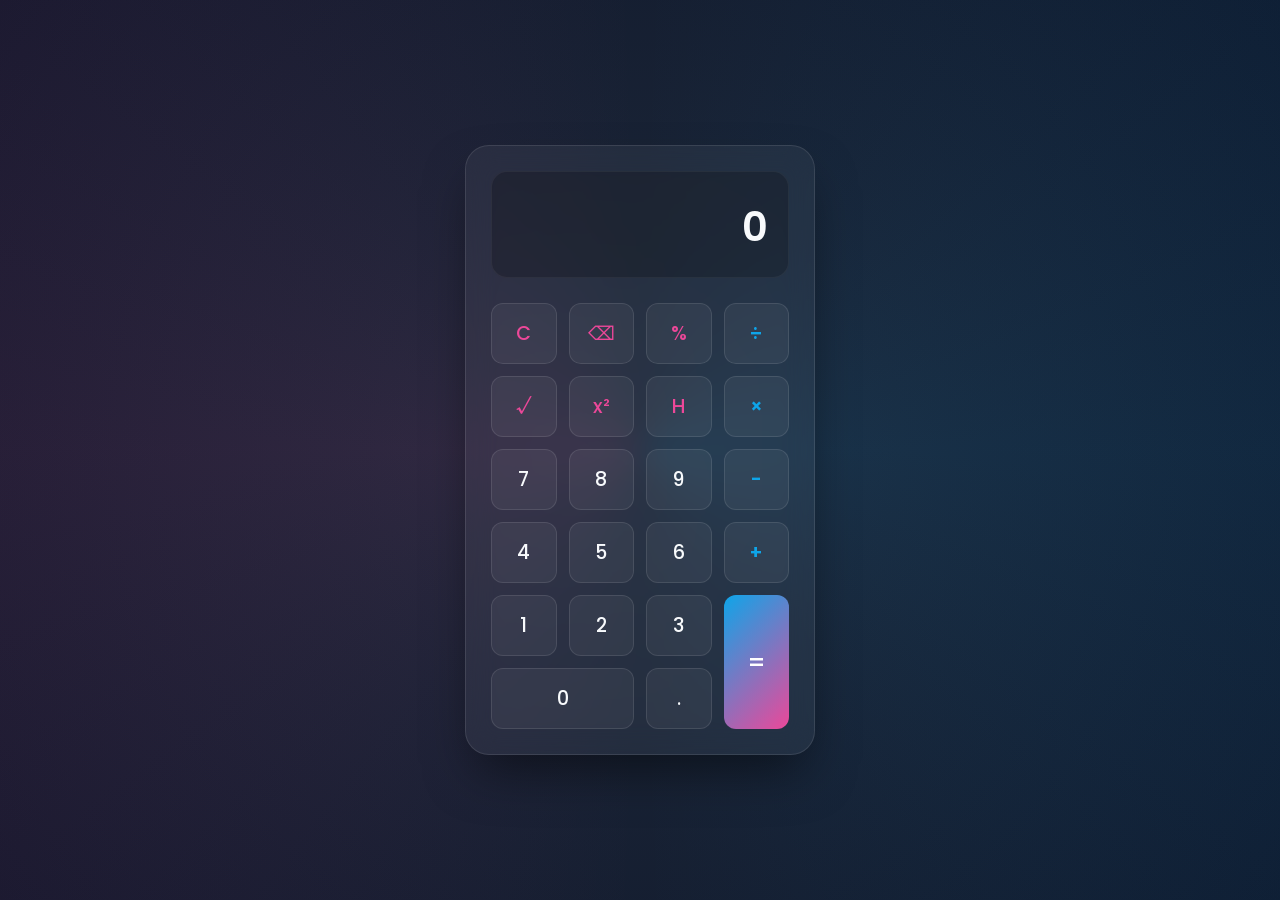
<file: calculator design/frontend/index.html>
<!DOCTYPE html>
<html lang="en">
<head>
    <meta charset="UTF-8">
    <meta name="viewport" content="width=device-width, initial-scale=1.0">
    <title>Modern Glassmorphism Calculator</title>
    <link rel="stylesheet" href="static/style.css">
    <link href="https://fonts.googleapis.com/css2?family=Poppins:wght@300;400;500;600&display=swap" rel="stylesheet">
</head>
<body>
    <div class="background-animation"></div>
    
    <div class="calculator-container">
        <div class="calculator">
            <div class="display">
                <div id="history-display" class="history-text"></div>
                <div id="result-display" class="result-text">0</div>
            </div>
            
            <div class="buttons">
                <button class="btn advanced" onclick="clearDisplay()">C</button>
                <button class="btn advanced" onclick="deleteDigit()">⌫</button>
                <button class="btn advanced" onclick="applyAdvanced('percent')">%</button>
                <button class="btn operator" onclick="appendOperator('/')">÷</button>
                
                <button class="btn advanced" onclick="applyAdvanced('sqrt')">√</button>
                <button class="btn advanced" onclick="applyAdvanced('square')">x²</button>
                <button class="btn advanced" onclick="toggleHistory()">H</button>
                <button class="btn operator" onclick="appendOperator('*')">×</button>
                
                <button class="btn number" onclick="appendNumber('7')">7</button>
                <button class="btn number" onclick="appendNumber('8')">8</button>
                <button class="btn number" onclick="appendNumber('9')">9</button>
                <button class="btn operator" onclick="appendOperator('-')">-</button>
                
                <button class="btn number" onclick="appendNumber('4')">4</button>
                <button class="btn number" onclick="appendNumber('5')">5</button>
                <button class="btn number" onclick="appendNumber('6')">6</button>
                <button class="btn operator" onclick="appendOperator('+')">+</button>
                
                <button class="btn number" onclick="appendNumber('1')">1</button>
                <button class="btn number" onclick="appendNumber('2')">2</button>
                <button class="btn number" onclick="appendNumber('3')">3</button>
                <button class="btn equals" onclick="calculateResult()">=</button>
                
                <button class="btn number double" onclick="appendNumber('0')">0</button>
                <button class="btn number" onclick="appendNumber('.')">.</button>
            </div>
        </div>
        
        <div id="history-panel" class="history-panel">
            <div class="history-header">
                <h3>Calculation History</h3>
                <button class="close-btn" onclick="toggleHistory()">×</button>
            </div>
            <div id="history-list" class="history-list">
                <p class="empty-msg">No history yet.</p>
            </div>
            <button class="clear-history-btn" onclick="clearHistory()">Clear History</button>
        </div>
    </div>

    <audio id="click-sound" src="[data-uri]"></audio>

    <script src="static/script.js"></script>
</body>
</html>
</file>
<file: calculator design/frontend/static/style.css>
:root {
    --bg-color: #0f172a;
    --glass-bg: rgba(255, 255, 255, 0.05);
    --glass-border: rgba(255, 255, 255, 0.1);
    --accent-color: #38bdf8;
    --neon-blue: #0ea5e9;
    --neon-pink: #ec4899;
    --neon-green: #10b981;
    --text-color: #f8fafc;
}

* {
    margin: 0;
    padding: 0;
    box-sizing: border-box;
    font-family: 'Poppins', sans-serif;
}

body {
    background-color: var(--bg-color);
    height: 100vh;
    display: flex;
    justify-content: center;
    align-items: center;
    overflow: hidden;
    color: var(--text-color);
}

/* Background Animation */
.background-animation {
    position: fixed;
    top: 0;
    left: 0;
    width: 100%;
    height: 100%;
    z-index: -1;
    background: radial-gradient(circle at 50% 50%, #1e293b 0%, #0f172a 100%);
}

.background-animation::before {
    content: '';
    position: absolute;
    width: 200%;
    height: 200%;
    top: -50%;
    left: -50%;
    background: conic-gradient(
        from 0deg,
        transparent 0deg,
        var(--neon-blue) 90deg,
        transparent 180deg,
        var(--neon-pink) 270deg,
        transparent 360deg
    );
    animation: rotate 10s linear infinite;
    opacity: 0.1;
}

@keyframes rotate {
    from { transform: rotate(0deg); }
    to { transform: rotate(360deg); }
}

/* Calculator Container */
.calculator-container {
    display: flex;
    gap: 20px;
    align-items: flex-start;
    max-width: 900px;
    width: 100%;
    padding: 20px;
    justify-content: center;
}

/* Calculator Glassmorphism */
.calculator {
    background: var(--glass-bg);
    backdrop-filter: blur(15px);
    border: 1px solid var(--glass-border);
    border-radius: 24px;
    padding: 25px;
    width: 350px;
    box-shadow: 0 25px 50px -12px rgba(0, 0, 0, 0.5);
    transition: transform 0.3s ease;
}

.calculator:hover {
    transform: translateY(-5px);
}

/* Display Screen */
.display {
    background: rgba(0, 0, 0, 0.2);
    border-radius: 16px;
    padding: 20px;
    margin-bottom: 25px;
    text-align: right;
    min-height: 100px;
    display: flex;
    flex-direction: column;
    justify-content: flex-end;
    overflow: hidden;
    border: 1px solid rgba(255, 255, 255, 0.05);
}

.history-text {
    font-size: 0.9rem;
    color: rgba(255, 255, 255, 0.5);
    margin-bottom: 5px;
    white-space: nowrap;
    overflow: hidden;
    text-overflow: ellipsis;
}

.result-text {
    font-size: 2.5rem;
    font-weight: 600;
    word-wrap: break-word;
    word-break: break-all;
    transition: all 0.2s ease;
}

/* Buttons Grid */
.buttons {
    display: grid;
    grid-template-columns: repeat(4, 1fr);
    gap: 12px;
}

.btn {
    border: none;
    outline: none;
    background: var(--glass-bg);
    color: var(--text-color);
    font-size: 1.2rem;
    font-weight: 500;
    padding: 15px;
    border-radius: 12px;
    cursor: pointer;
    transition: all 0.2s cubic-bezier(0.4, 0, 0.2, 1);
    display: flex;
    justify-content: center;
    align-items: center;
    border: 1px solid var(--glass-border);
}

.btn:hover {
    background: rgba(255, 255, 255, 0.1);
    transform: scale(1.05);
    box-shadow: 0 0 15px rgba(255, 255, 255, 0.1);
}

.btn:active {
    transform: scale(0.95);
}

/* Special Button Colors */
.operator {
    color: var(--neon-blue);
    font-weight: 600;
}

.operator:hover {
    background: rgba(14, 165, 233, 0.15);
    box-shadow: 0 0 20px rgba(14, 165, 233, 0.3);
    border-color: var(--neon-blue);
}

.advanced {
    color: var(--neon-pink);
}

.advanced:hover {
    background: rgba(236, 72, 153, 0.15);
    box-shadow: 0 0 20px rgba(236, 72, 153, 0.3);
    border-color: var(--neon-pink);
}

.equals {
    grid-row: span 2;
    background: linear-gradient(135deg, var(--neon-blue), var(--neon-pink));
    color: white;
    font-size: 1.5rem;
    border: none;
}

.equals:hover {
    box-shadow: 0 0 25px rgba(14, 165, 233, 0.5);
    transform: scale(1.02);
}

.double {
    grid-column: span 2;
}

/* History Panel */
.history-panel {
    background: var(--glass-bg);
    backdrop-filter: blur(15px);
    border: 1px solid var(--glass-border);
    border-radius: 24px;
    padding: 20px;
    width: 300px;
    height: 500px;
    display: flex;
    flex-direction: column;
    transition: all 0.5s cubic-bezier(0.4, 0, 0.2, 1);
    opacity: 0;
    transform: translateX(50px);
    pointer-events: none;
    position: absolute;
    right: 50px;
}

.history-panel.active {
    opacity: 1;
    transform: translateX(0);
    pointer-events: all;
    position: relative;
    right: auto;
}

.history-header {
    display: flex;
    justify-content: space-between;
    align-items: center;
    margin-bottom: 20px;
    padding-bottom: 10px;
    border-bottom: 1px solid var(--glass-border);
}

.history-list {
    flex: 1;
    overflow-y: auto;
    margin-bottom: 15px;
}

.history-item {
    background: rgba(255, 255, 255, 0.03);
    border-radius: 12px;
    padding: 12px;
    margin-bottom: 10px;
    font-size: 0.9rem;
    border-left: 3px solid var(--neon-blue);
    animation: slideIn 0.3s ease forwards;
}

@keyframes slideIn {
    from { opacity: 0; transform: translateY(10px); }
    to { opacity: 1; transform: translateY(0); }
}

.empty-msg {
    text-align: center;
    color: rgba(255, 255, 255, 0.3);
    margin-top: 50px;
}

.close-btn {
    background: none;
    border: none;
    color: white;
    font-size: 1.5rem;
    cursor: pointer;
}

.clear-history-btn {
    background: rgba(255, 255, 255, 0.05);
    border: 1px solid var(--glass-border);
    color: var(--neon-pink);
    padding: 10px;
    border-radius: 8px;
    cursor: pointer;
    transition: all 0.2s;
}

.clear-history-btn:hover {
    background: rgba(236, 72, 153, 0.1);
    border-color: var(--neon-pink);
}

/* Loading Animation */
.loading {
    animation: pulse 1s infinite;
}

@keyframes pulse {
    0% { opacity: 1; }
    50% { opacity: 0.5; }
    100% { opacity: 1; }
}

/* Responsive Design */
@media (max-width: 768px) {
    .calculator-container {
        flex-direction: column;
        align-items: center;
    }
    
    .history-panel {
        position: fixed;
        bottom: 0;
        right: 0;
        width: 100%;
        height: 50vh;
        border-radius: 24px 24px 0 0;
        transform: translateY(100%);
    }
    
    .history-panel.active {
        transform: translateY(0);
    }
}
</file>
